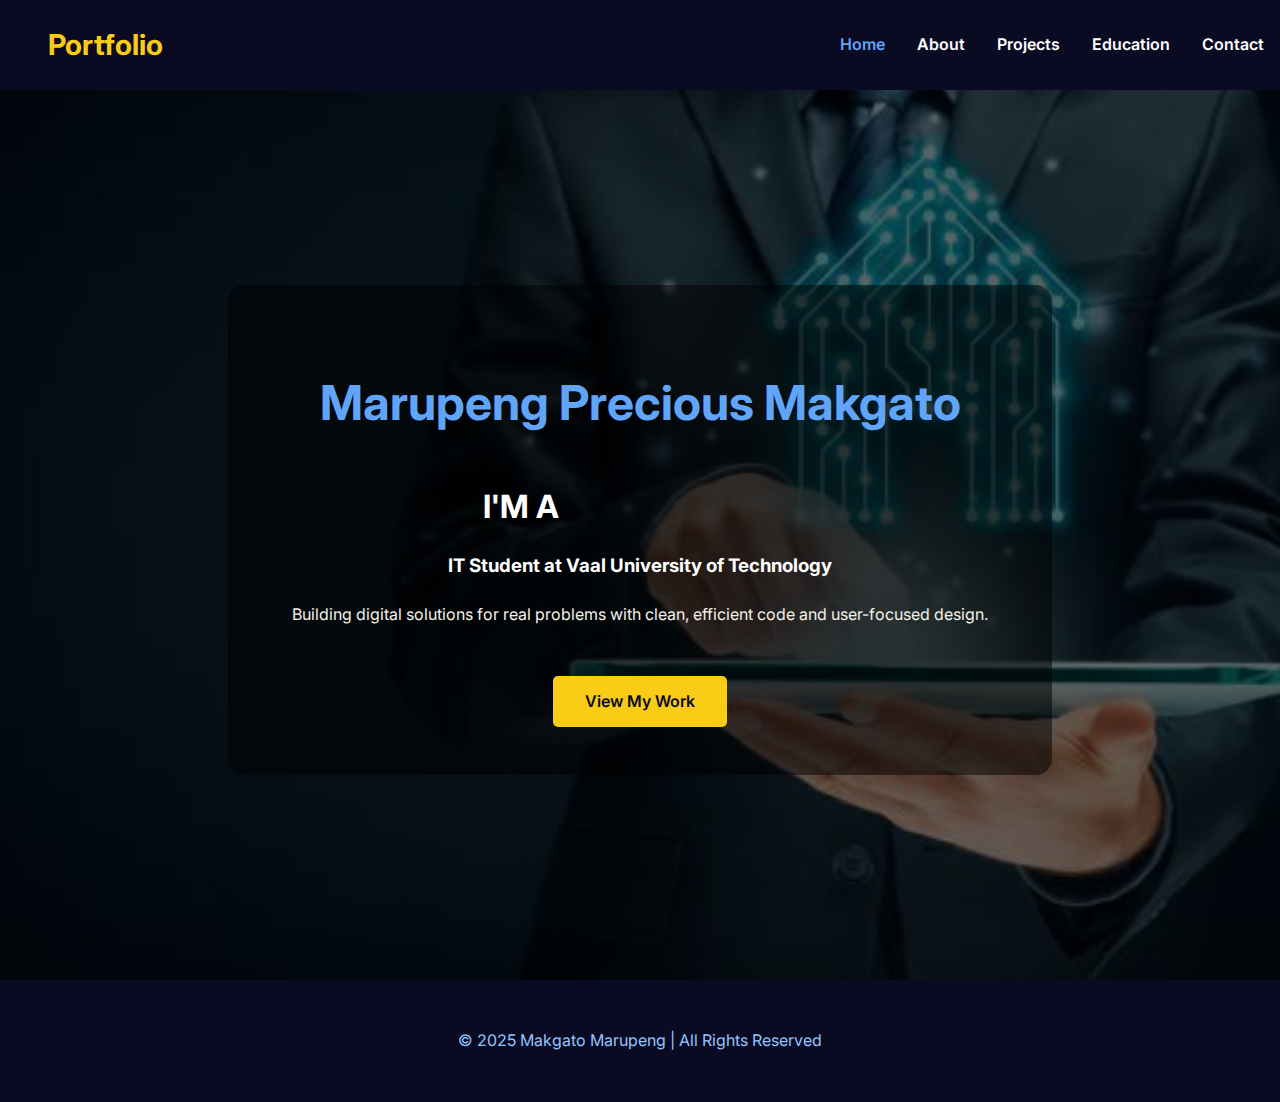
<file: index.html>
<!DOCTYPE html>
<html lang="en">
<head>
  <meta charset="UTF-8" />
  <meta name="viewport" content="width=device-width, initial-scale=1.0" />
  <title>Marupeng Precious Makgato | Portfolio</title>
  <link rel="stylesheet" href="assets/css/style.css" />
  <link href="https://fonts.googleapis.com/css2?family=Inter:wght@400;600;700&display=swap" rel="stylesheet">
</head>

<body>
  <!-- === NAVIGATION === -->
  <header>
    <nav class="navbar">
      <div class="logo"><span>Portfolio</span></div>
      <ul class="nav-links">
        <li><a href="index.html" class="active">Home</a></li>
        <li><a href="pages/about.html">About</a></li>
        <li><a href="pages/projects.html">Projects</a></li>
        <li><a href="pages/education.html">Education</a></li>
        <li><a href="pages/contact.html">Contact</a></li>
      </ul>
    </nav>
  </header>

  <!-- === HERO SECTION === -->
  <section id="home" class="hero">
    <div class="yellow-box"></div>

    <div class="home-box">
      <h1>Marupeng Precious Makgato</h1>
      <h2>I'M A 
        <span class="animated-words">
          <span>CODER</span>
          <span>DEVELOPER</span>
          <span>PROGRAMMER</span>
          <span>DESIGNER</span>
          <span>FREELANCER</span>
        </span>
      </h2>
      <h3>IT Student at Vaal University of Technology</h3>
      <h4>Building digital solutions for real problems with clean, efficient code and user-focused design.</h4>
      <a href="pages/projects.html" class="btn">View My Work</a>
    </div>
  </section>

  <!-- === FOOTER === -->
  <footer>
    <p>© 2025 Makgato Marupeng | All Rights Reserved</p>
  </footer>

  <!-- === JS FILE === -->
  <script src="assets/js/main.js"></script>
</body>
</html>
</file>
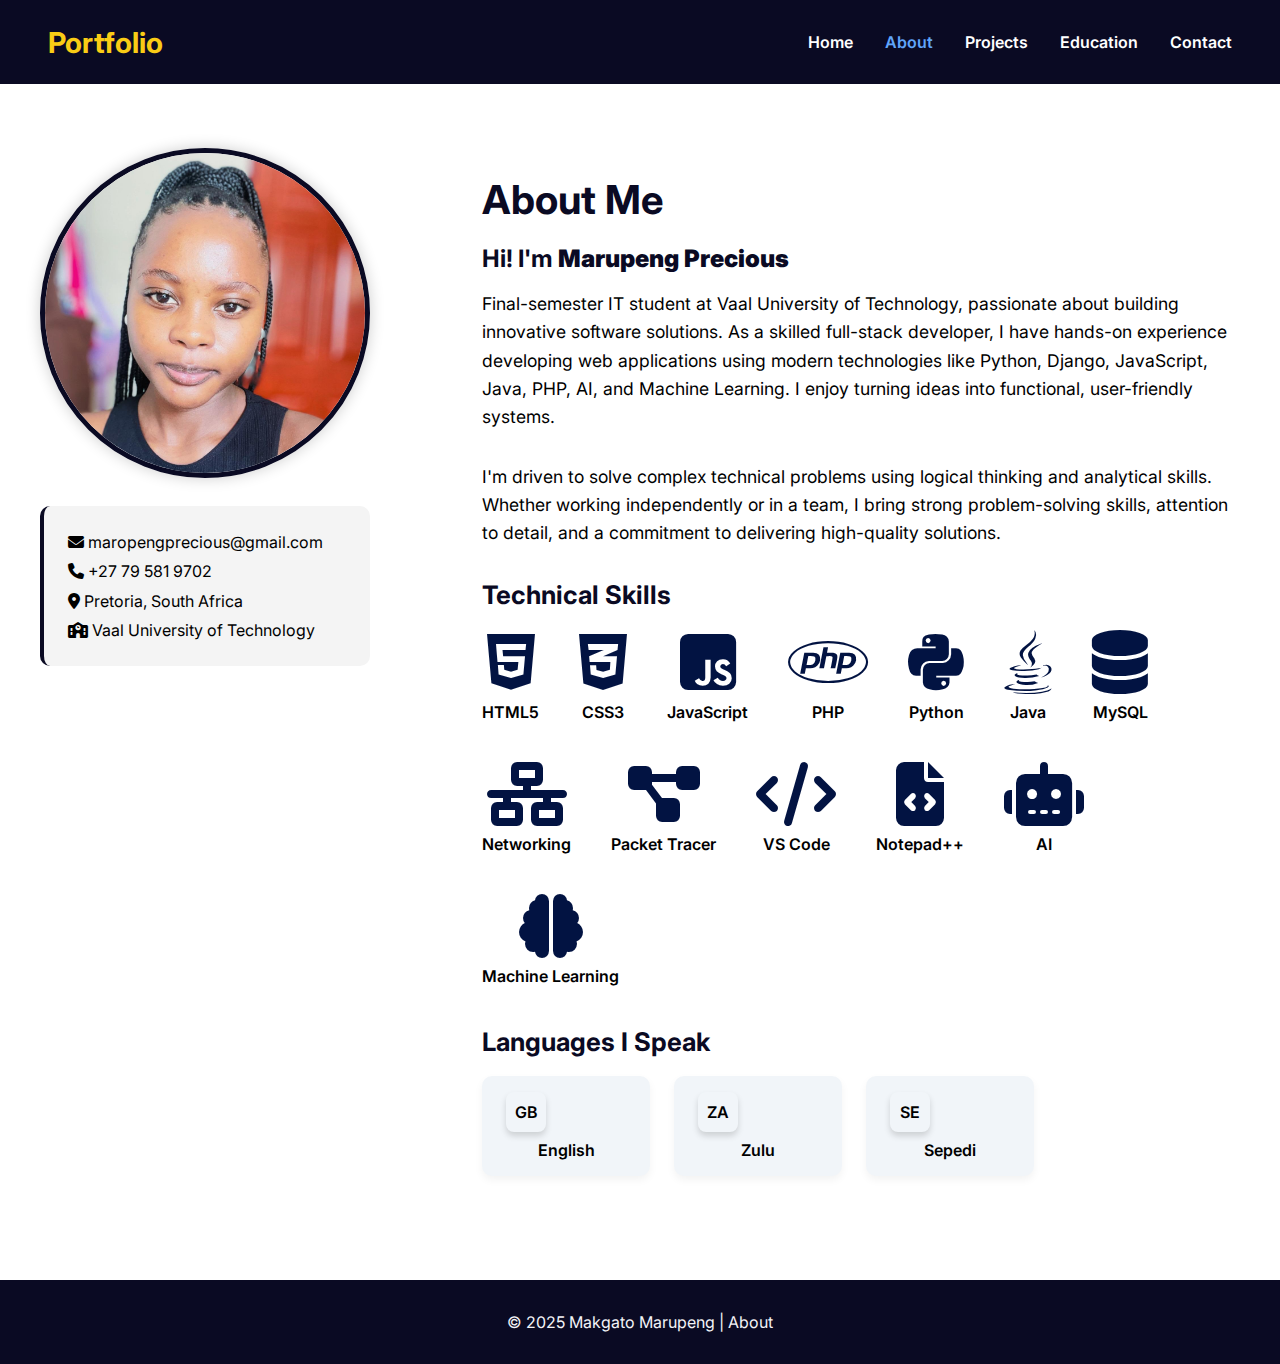
<file: pages/about.html>
<!DOCTYPE html> 
<html lang="en">
<head>
<meta charset="UTF-8">
<meta name="viewport" content="width=device-width, initial-scale=1.0">
<title>About | Marupeng Precious Makgato</title>

<!-- Google Fonts -->
<link href="https://fonts.googleapis.com/css2?family=Inter:wght@400;600;700&display=swap" rel="stylesheet">

<!-- Font Awesome CDN -->
<link rel="stylesheet" href="https://cdnjs.cloudflare.com/ajax/libs/font-awesome/6.5.0/css/all.min.css">

<style>
body {
  font-family: 'Inter', sans-serif;
  background-color: #ffffff;
  color: #000000;
  margin: 0;
  padding: 0;
}

/* HEADER */
.navbar {
  display: flex;
  justify-content: space-between;
  align-items: center;
  padding: 1rem 3rem;
  background-color: #0a0a23;
}
.logo span {
  font-size: 1.8rem;
  font-weight: 700;
  color: #facc15;
}
.nav-links {
  list-style: none;
  display: flex;
  gap: 2rem;
}
.nav-links a {
  text-decoration: none;
  color: white;
  font-weight: 600;
  transition: 0.3s;
}
.nav-links a:hover, .nav-links a.active {
  color: #60a5fa;
}

/* ABOUT SECTION */
.about-section {
  padding: 4rem 2rem;
  max-width: 1200px;
  margin: auto;
}
.about-container {
  display: flex;
  flex-wrap: wrap;
  gap: 7rem;
  align-items: flex-start;
  justify-content: center;
}
.about-image img {
  width: 320px;
  height: 320px;
  object-fit: cover;
  border-radius: 50%;
  border: 5px solid #0a0a23;
  box-shadow: 0 0 15px rgba(0,0,0,0.2);
}
.info-box {
  margin-top: 1.5rem;
  background: #f4f4f4;
  border-left: 4px solid #0a0a23;
  padding: 1rem 1.5rem;
  border-radius: 10px;
}
.info-box p {
  margin: 0.6rem 0;
  font-size: 1rem;
}
.about-text {
  flex: 1 1 500px;
}
.about-text h1 {
  font-size: 2.5rem;
  margin-bottom: 1rem;
  color: #0a0a23;
}
.about-text h2 {
  margin-bottom: 1rem;
  color: #0a0a23;
}
.lang-letter {
  display: inline-block;
  background: #f1f5f9;
  color: #000000;
  font-weight: 700;
  font-size: 1rem;
  width: 40px;
  height: 40px;
  border-radius: 8px;
  text-align: center;
  line-height: 40px;
  margin-bottom: 0.5rem;
  box-shadow: 0 4px 6px rgba(0,0,0,0.15);
  transition: all 0.3s ease;
}

.box-list {
  display: flex;          /* Make boxes horizontal */
  gap: 1.5rem;            /* Gap between boxes */
  flex-wrap: wrap;         /* Wrap if screen is small */
}
.box-item {
  background: #f1f5f9;
  border-radius: 10px;
  padding: 1rem 1.5rem;
  text-align: center;
  min-width: 120px;
  transition: 0.3s;
  box-shadow: 0 4px 8px rgba(0,0,0,0.05);
}
.box-item:hover {
  background: #1e3a8a;
  color: #fff;
  transform: translateY(-5px);
}
.box-item i, .box-item span {
  display: block;
}
.box-item span {
  font-size: 1rem;
  font-weight: 600;
}

.about-text p {
  font-size: 1.1rem;
  line-height: 1.6;
  margin-bottom: 2rem;
}

/* ICON SECTIONS */
.info-block {
  margin-bottom: 2.5rem;
}
.info-block h2 {
  color: #0a0a23;
  margin-bottom: 1.2rem;
  font-size: 1.6rem;
}

/* TECHNICAL SKILLS */
.icon-list {
  display: flex;
  flex-wrap: wrap;
  gap: 2.5rem;
  justify-content: flex-start;
}
.icon-item {
  display: flex;
  flex-direction: column;
  align-items: center;
  color: #000;
  text-align: center;
}
.icon-item i {
  font-size: 4rem;
  color: #021342;
  margin-bottom: 0.5rem;
  transition: 0.3s;
}
.icon-item i:hover {
  color: #021742;
  transform: scale(1.1);
}
.icon-item span {
  font-size: 1rem;
  font-weight: 600;
}

/* FOOTER */
footer {
  text-align:center;
  padding:2rem;
  color:#f3f3f7;
  background:#0a0a23;
}

/* RESPONSIVE */
@media(max-width:900px){
  .about-container { flex-direction: column; align-items: center; }
  .box-list { justify-content: center; }
}
</style>
</head>
<body>

<header>
<nav class="navbar">
  <div class="logo"><span>Portfolio</span></div>
  <ul class="nav-links">
    <li><a href="../index.html">Home</a></li>
    <li><a href="about.html" class="active">About</a></li>
    <li><a href="projects.html">Projects</a></li>
    <li><a href="education.html">Education</a></li>
    <li><a href="contact.html">Contact</a></li>
  </ul>
</nav>
</header>

<main class="about-section">
  <div class="about-container">
    <!-- IMAGE + INFO -->
    <div class="about-image">
      <img src="../assets/images/picture.jpg" alt="Makgato Marupeng">
      <div class="info-box">
        <p><i class="fas fa-envelope"></i> maropengprecious@gmail.com</p>
        <p><i class="fas fa-phone"></i> +27 79 581 9702</p>
        <p><i class="fas fa-map-marker-alt"></i> Pretoria, South Africa</p>
        <p><i class="fas fa-school"></i> Vaal University of Technology</p>
      </div>
    </div>

    <!-- ABOUT TEXT -->
    <div class="about-text">
      <h1>About Me</h1>
      <h2>Hi! I'm <strong>Marupeng Precious</strong></h2>
      <p>Final-semester IT student at Vaal University of Technology, passionate about building innovative software solutions. As a skilled full-stack developer, I have hands-on experience developing web applications using modern technologies like Python, Django, JavaScript, Java, PHP, AI, and Machine Learning. I enjoy turning ideas into functional, user-friendly systems.</p>

      <p>I'm driven to solve complex technical problems using logical thinking and analytical skills. Whether working independently or in a team, I bring strong problem-solving skills, attention to detail, and a commitment to delivering high-quality solutions.</p>

      <div class="info-block">
        <h2>Technical Skills</h2>
        <div class="icon-list">
          <div class="icon-item"><i class="fab fa-html5"></i><span>HTML5</span></div>
          <div class="icon-item"><i class="fab fa-css3-alt"></i><span>CSS3</span></div>
          <div class="icon-item"><i class="fab fa-js-square"></i><span>JavaScript</span></div>
          <div class="icon-item"><i class="fab fa-php"></i><span>PHP</span></div>
          <div class="icon-item"><i class="fab fa-python"></i><span>Python</span></div>
          <div class="icon-item"><i class="fab fa-java"></i><span>Java</span></div>
          <div class="icon-item"><i class="fas fa-database"></i><span>MySQL</span></div>
          <div class="icon-item"><i class="fas fa-network-wired"></i><span>Networking</span></div>
          <div class="icon-item"><i class="fas fa-project-diagram"></i><span>Packet Tracer</span></div>
          <div class="icon-item"><i class="fas fa-code"></i><span>VS Code</span></div>
          <div class="icon-item"><i class="fas fa-file-code"></i><span>Notepad++</span></div>
          <div class="icon-item"><i class="fas fa-robot"></i><span>AI</span></div>
          <div class="icon-item"><i class="fas fa-brain"></i><span>Machine Learning</span></div>
        </div>
      </div>

      <div class="info-block">
        <h2>Languages I Speak</h2>
        <div class="box-list">
          <div class="box-item"><span class="lang-letter">GB</span><span>English</span></div>
          <div class="box-item"><span class="lang-letter">ZA</span><span>Zulu</span></div>
          <div class="box-item"><span class="lang-letter">SE</span><span>Sepedi</span></div>
        </div>
      </div>

    </div>
  </div>
</main>

<footer>© 2025 Makgato Marupeng | About</footer>

</body>
</html>
</file>
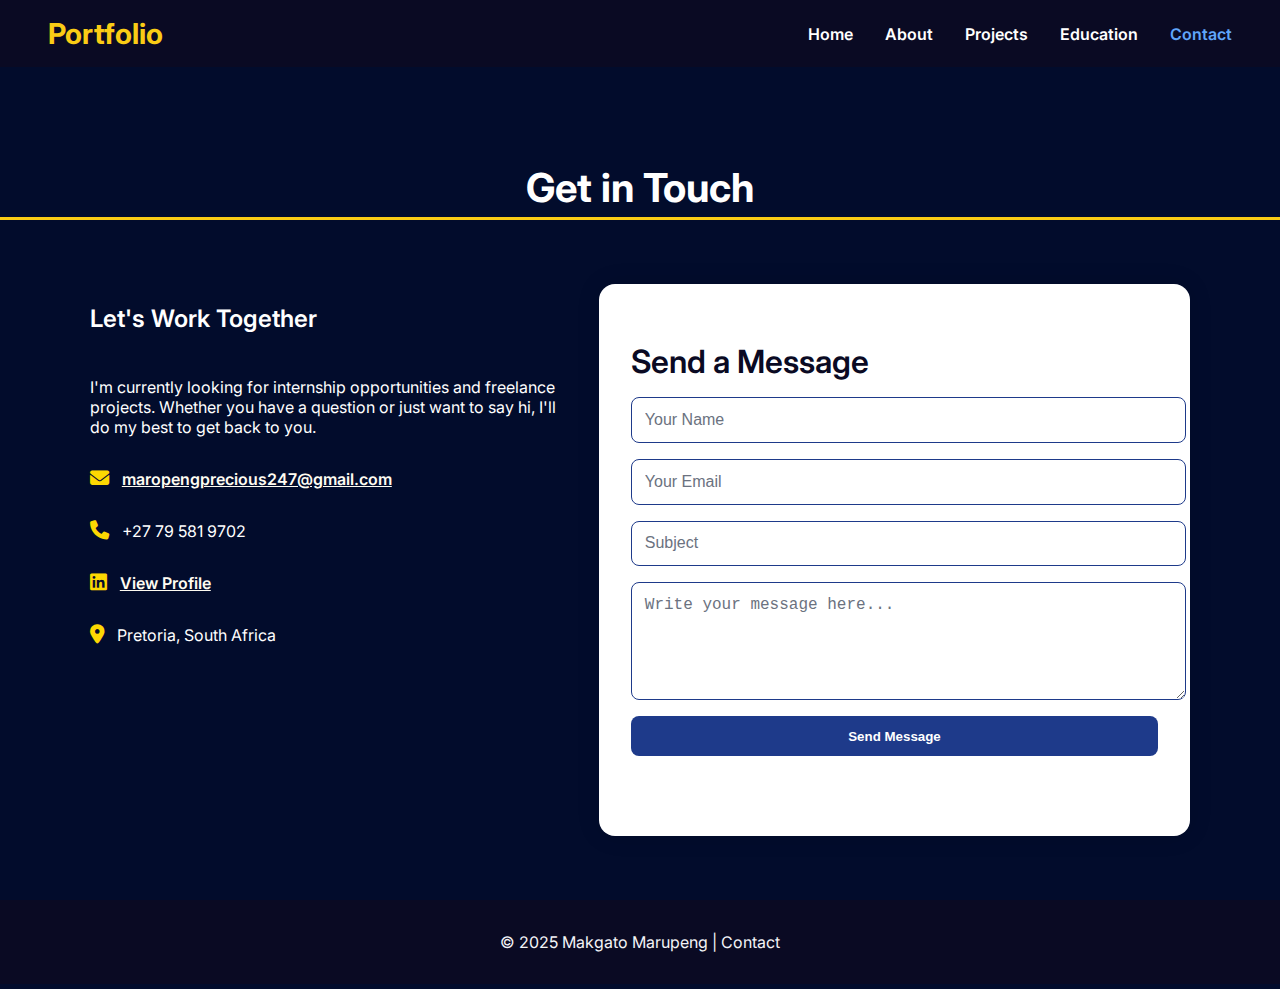
<file: pages/contact.html>
<!DOCTYPE html>
<html lang="en">
<head>
<meta charset="UTF-8">
<meta name="viewport" content="width=device-width, initial-scale=1.0">
<title>Contact | Marupeng Precious Makgato</title>

<!-- Google Fonts -->
<link href="https://fonts.googleapis.com/css2?family=Inter:wght@400;600;700&display=swap" rel="stylesheet">

<!-- Font Awesome -->
<link rel="stylesheet" href="https://cdnjs.cloudflare.com/ajax/libs/font-awesome/6.5.0/css/all.min.css">

<style>
body {
  font-family: 'Inter', sans-serif;
  margin: 0;
  padding: 0;
  background: #020c2c;
  color: white;
}

/* NAVIGATION */
.navbar {
  display: flex;
  justify-content: space-between;
  align-items: center;
  padding: 1rem 3rem;
  background-color: #0a0a23;
}
.logo span {
  font-size: 1.8rem;
  font-weight: 700;
  color: #facc15;
}
.nav-links {
  list-style: none;
  display: flex;
  gap: 2rem;
  margin: 0;
  padding: 0;
}
.nav-links a {
  text-decoration: none;
  color: white;
  font-weight: 600;
  transition: 0.3s;
}
.nav-links a:hover, .nav-links a.active {
  color: #60a5fa;
}

/* PAGE HEADING */
.page-heading {
  text-align: center;
  color: white;
  font-size: 2.5rem;
  font-weight: 700;
  margin: 6rem 0 2rem 0;
  border-bottom: 3px solid #facc15;
  padding-bottom: 0.3rem;
}

/* MAIN CONTENT */
main {
  display: flex;
  flex-wrap: wrap;
  justify-content: center;
  align-items: flex-start;
  max-width: 1100px;
  margin: 0 auto 2rem auto;
  gap: 2rem;
  padding: 2rem;
}

/* CONTACT INFO */
.contact-info {
  flex: 1 1 400px;
  display: flex;
  flex-direction: column;
  gap: 1rem;
}
.contact-info h2 {
  color: white;
  font-weight: 600;
}
.contact-info p {
  display: flex;
  align-items: center;
  gap: 0.8rem;
  font-size: 1rem;
  color: white;
  margin: 0.5rem 0;
}
.contact-info p a {
  color: #fffcf2;
  transition: 0.3s;
  font-weight: 600;
}
.contact-info p a:hover { color: #08bcf3; }
.contact-info i { font-size: 1.2rem; color: #fdd802; }

/* FORM CONTAINER */
.contact-form-container {
  flex: 1 1 450px;
  padding: 2rem;
  background: white;
  border-radius: 1rem;
  box-shadow: 0 0 25px rgba(0,0,0,0.1);
  transition: transform 0.3s;
  color: black;
}
.contact-form-container:hover { transform: translateY(-5px); }
.contact-form-container h2 {
  color: #0a0a23;
  margin-bottom: 1rem;
  font-size: 2rem;
  font-weight: 600;
}
form {
  display: flex;
  flex-direction: column;
  gap: 1rem;
}
input, textarea {
  padding: 0.8rem;
  border-radius: 0.5rem;
  border: 1px solid #1e3a8a;
  outline: none;
  font-size: 1rem;
  width: 100%;
  background: white;
  color: black;
}
input::placeholder, textarea::placeholder { color: #6b7280; }
button {
  padding: 0.8rem;
  border: none;
  border-radius: 0.5rem;
  background: #1e3a8a;
  color: white;
  font-weight: 600;
  cursor: pointer;
  transition: 0.3s;
}
button:hover { background: #2563eb; }

/* SUCCESS / ERROR MESSAGES */
#form-status {
  text-align: center;
  font-weight: 600;
  margin-top: 1rem;
}
#form-status.success { color: green; }
#form-status.error { color: red; }

/* RESPONSIVE */
@media(max-width: 900px){
  main { 
    flex-direction: column; 
    align-items: center;
  }
  .page-heading { font-size: 2rem; }
}

footer {
  text-align: center;
  padding: 2rem;
  color: #f3f3f7;
  background: #0a0a23;
}
</style>
</head>
<body>

<header>
  <nav class="navbar">
    <div class="logo"><span>Portfolio</span></div>
    <ul class="nav-links">
      <li><a href="../index.html">Home</a></li>
      <li><a href="about.html">About</a></li>
      <li><a href="projects.html">Projects</a></li>
      <li><a href="education.html">Education</a></li>
      <li><a href="contact.html" class="active">Contact</a></li>
    </ul>
  </nav>
</header>

<h1 class="page-heading">Get in Touch</h1>

<main>
  <div class="contact-info">
    <h2>Let's Work Together</h2>
    <p>I'm currently looking for internship opportunities and freelance projects. Whether you have a question or just want to say hi, I'll do my best to get back to you.</p>
    <p><i class="fas fa-envelope"></i> <a href="mailto:maropengprecious247@gmail.com">maropengprecious247@gmail.com</a></p>
    <p><i class="fas fa-phone"></i> +27 79 581 9702</p>
    <p><i class="fab fa-linkedin"></i> <a href="https://linkedin.com/in/marupeng-precious-makgato-6877b9379" target="_blank">View Profile</a></p>
    <p><i class="fas fa-map-marker-alt"></i> Pretoria, South Africa</p>
  </div>

  <div class="contact-form-container">
    <h2>Send a Message</h2>
    <form id="contact-form" action="https://formspree.io/f/xovppzqb" method="POST">
      <input type="text" name="name" placeholder="Your Name" required>
      <input type="email" name="email" placeholder="Your Email" required>
      <input type="text" name="subject" placeholder="Subject" required>
      <textarea name="message" rows="5" placeholder="Write your message here..." required></textarea>
      <button type="submit">Send Message</button>
      <p id="form-status"></p>
    </form>
  </div>
</main>

<footer>© 2025 Makgato Marupeng | Contact</footer>

<script>
const form = document.getElementById('contact-form');
const status = document.getElementById('form-status');

form.addEventListener('submit', async (event) => {
  event.preventDefault();
  status.innerHTML = "Sending...";
  const data = new FormData(form);

  try {
    const response = await fetch(form.action, {
      method: form.method,
      body: data,
      headers: { 'Accept': 'application/json' }
    });

    if (response.ok) {
      status.className = "success";
      status.innerHTML = "Thank you! Your message has been sent successfully.";
      form.reset();
    } else {
      status.className = "error";
      status.innerHTML = "Oops! Something went wrong. Please try again later.";
    }
  } catch (error) {
    status.className = "error";
    status.innerHTML = "Unable to send message. Please check your internet connection.";
  }
});
</script>

</body>
</html>
</file>
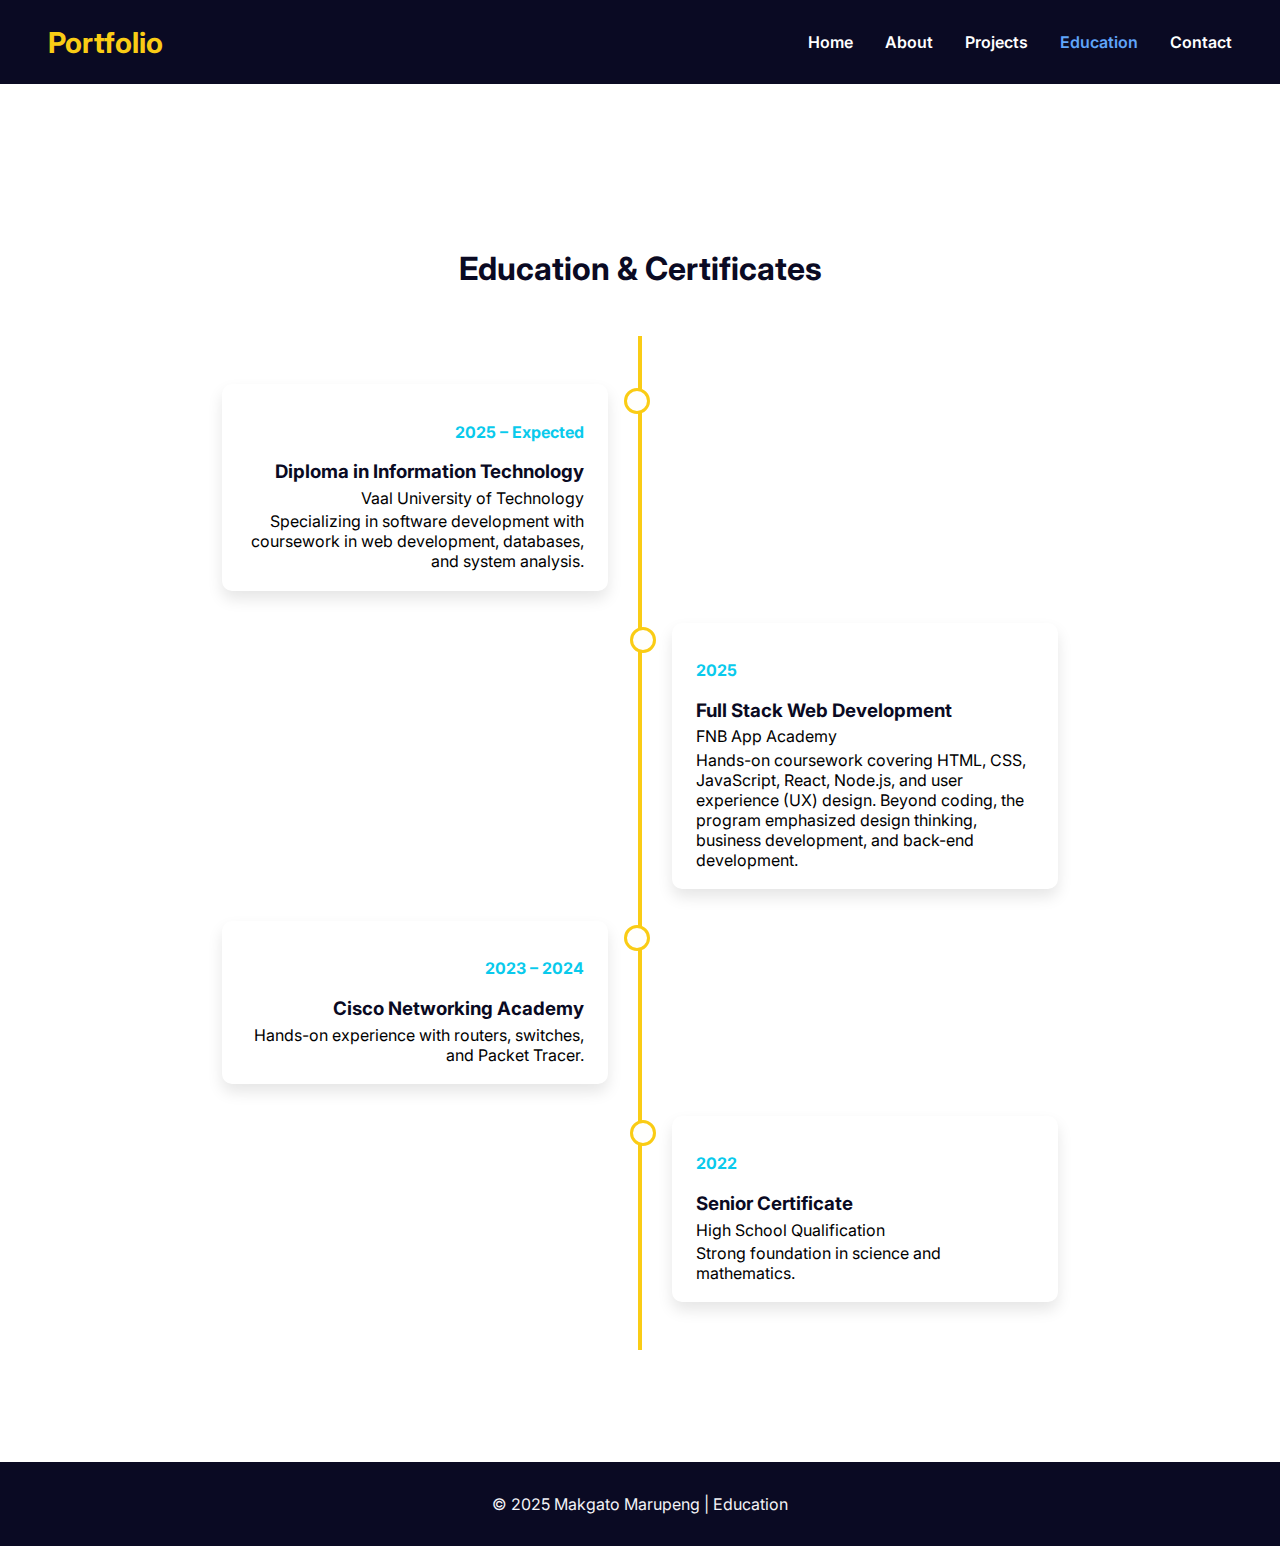
<file: pages/education.html>
<!DOCTYPE html>
<html lang="en">
<head>
  <meta charset="UTF-8">
  <meta name="viewport" content="width=device-width, initial-scale=1.0">
  <title>Education | Marupeng Precious Makgato</title>

  <!-- Google Fonts -->
  <link href="https://fonts.googleapis.com/css2?family=Inter:wght@400;600;700&display=swap" rel="stylesheet">

  <style>
    body {
      font-family: 'Inter', sans-serif;
      background-color: #ffffff;
      color: #000;
      margin: 0;
      padding: 0;
    }

    /* HEADER NAVBAR */
    .navbar {
      display: flex;
      justify-content: space-between;
      align-items: center;
      padding: 1rem 3rem;
      background-color: #0a0a23;
    }

    .logo span {
      font-size: 1.8rem;
      font-weight: 700;
      color: #facc15;
    }

    .nav-links {
      list-style: none;
      display: flex;
      gap: 2rem;
    }

    .nav-links a {
      text-decoration: none;
      color: white;
      font-weight: 600;
      transition: 0.3s;
    }

    .nav-links a:hover,
    .nav-links a.active {
      color: #60a5fa;
    }

    /* SECTION */
    section {
      max-width: 900px;
      margin: 7rem auto 3rem auto;
      padding: 2rem;
      position: relative;
    }

    h1 {
      text-align: center;
      color: #0a0a23;
      margin-bottom: 3rem;
    }

    /* TIMELINE */
    .timeline {
      position: relative;
      margin: 2rem 0;
      padding: 2rem 0;
    }

    /* Center vertical line */
    .timeline::before {
      content: '';
      position: absolute;
      left: 50%;
      transform: translateX(-50%);
      top: 0;
      height: 100%;
      width: 4px;
      background: #facc15;
    }

    .timeline-item {
      position: relative;
      width: 50%;
      padding: 1rem 2rem;
      box-sizing: border-box;
    }

    .timeline-item-left {
      left: 0;
      text-align: right;
    }

    .timeline-item-right {
      left: 50%;
      text-align: left;
    }

    .timeline-item::before {
      content: '';
      position: absolute;
      top: 20px;
      width: 20px;
      height: 20px;
      background: #fffffd;
      border-radius: 50%;
      border: 3px solid #facc15;
    }

    .timeline-item-left::before {
      right: -10px;
    }

    .timeline-item-right::before {
      left: -10px;
    }

    .timeline-box {
      background: #ffffff;
      color: #000;
      padding: 1rem 1.5rem;
      border-radius: 10px;
      box-shadow: 0 8px 15px rgba(0, 0, 0, 0.1);
      transition: transform 0.3s, box-shadow 0.3s;
    }

    .timeline-box:hover {
      transform: translateY(-5px);
      box-shadow: 0 12px 20px rgba(0, 0, 0, 0.15);
    }

    h3 {
      color: #0a0a23;
      margin-bottom: 0.3rem;
    }

    h4 {
      color: #09caec;
      margin-bottom: 0.3rem;
    }

    p {
      margin: 0.2rem 0;
    }

    footer {
      text-align: center;
      padding: 2rem;
      color: #f3f3f7;
      background: #0a0a23;
    }

    @media (max-width: 900px) {
      .timeline-item,
      .timeline-item-left,
      .timeline-item-right {
        width: 100%;
        text-align: left !important;
        padding-left: 3rem;
        padding-right: 1rem;
      }

      .timeline-item-left::before,
      .timeline-item-right::before {
        left: -10px;
        right: auto;
      }

      .timeline::before {
        left: 20px;
        transform: none;
      }
    }
  </style>
</head>

<body>

  <header>
    <nav class="navbar">
      <div class="logo"><span>Portfolio</span></div>
      <ul class="nav-links">
        <li><a href="../index.html">Home</a></li>
        <li><a href="about.html">About</a></li>
        <li><a href="projects.html">Projects</a></li>
        <li><a href="education.html" class="active">Education</a></li>
        <li><a href="contact.html">Contact</a></li>
      </ul>
    </nav>
  </header>

  <section>
    <h1>Education & Certificates</h1>

    <div class="timeline">
      <!-- Education 1 -->
      <div class="timeline-item timeline-item-left">
        <div class="timeline-box">
          <h4>2025 – Expected</h4>
          <h3>Diploma in Information Technology</h3>
          <p>Vaal University of Technology</p>
          <p>Specializing in software development with coursework in web development, databases, and system analysis.</p>
        </div>
      </div>

      <!-- Education 2 -->
      <div class="timeline-item timeline-item-right">
        <div class="timeline-box">
          <h4>2025</h4>
          <h3>Full Stack Web Development</h3>
          <p>FNB App Academy</p>
          <p>Hands-on coursework covering HTML, CSS, JavaScript, React, Node.js, and user experience (UX) design. 
             Beyond coding, the program emphasized design thinking, business development, and back-end development.</p>
        </div>
      </div>

      <!-- Education 3 -->
      <div class="timeline-item timeline-item-left">
        <div class="timeline-box">
          <h4>2023 – 2024</h4>
          <h3>Cisco Networking Academy</h3>
          <p>Hands-on experience with routers, switches, and Packet Tracer.</p>
        </div>
      </div>

      <!-- Education 4 -->
      <div class="timeline-item timeline-item-right">
        <div class="timeline-box">
          <h4>2022</h4>
          <h3>Senior Certificate</h3>
          <p>High School Qualification</p>
          <p>Strong foundation in science and mathematics.</p>
        </div>
      </div>
    </div>
  </section>

  <footer>© 2025 Makgato Marupeng | Education</footer>

</body>
</html>
</file>
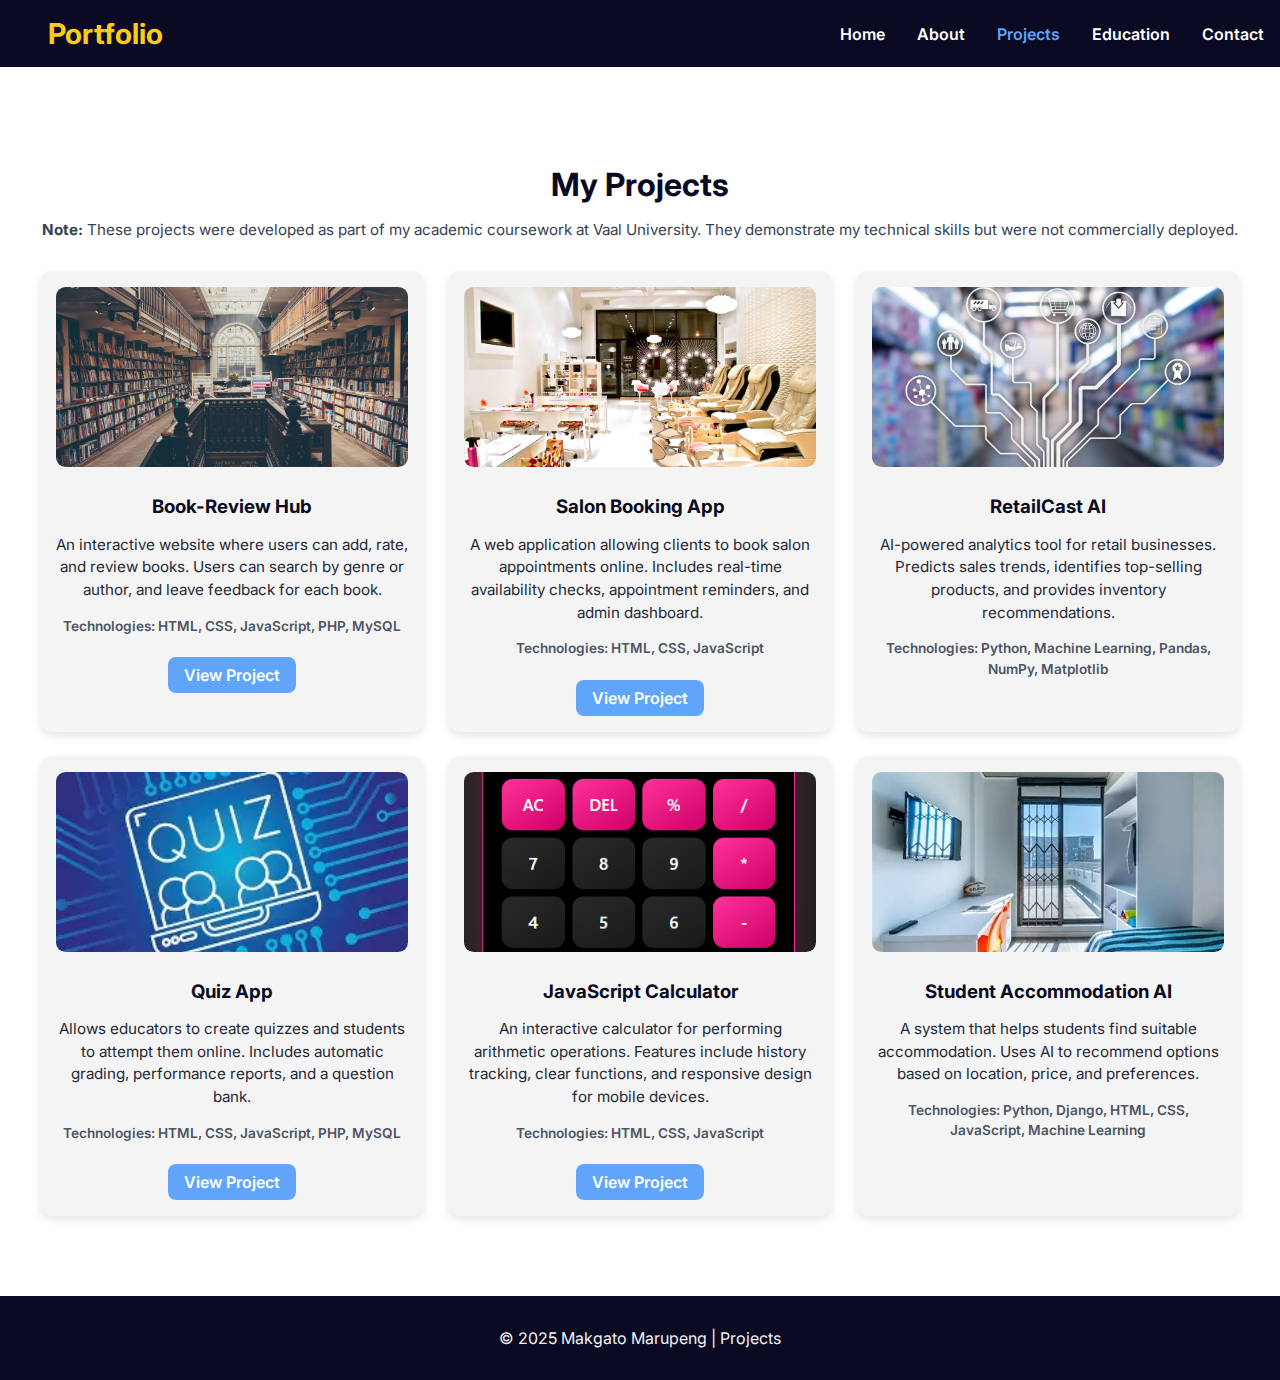
<file: pages/projects.html>
<!DOCTYPE html>
<html lang="en">
<head>
  <meta charset="UTF-8">
  <meta name="viewport" content="width=device-width, initial-scale=1.0">
  <title>Projects | Marupeng Precious Makgato</title>

  <!-- Google Fonts -->
  <link href="https://fonts.googleapis.com/css2?family=Inter:wght@400;600;700&display=swap" rel="stylesheet">

  <style>
    body {
      font-family: 'Inter', sans-serif;
      background: #ffffff;
      color: #000000;
      margin: 0;
      padding: 0;
    }

    /* NAVIGATION */
    nav {
      display: flex;
      justify-content: space-between;
      align-items: center;
      padding: 1rem 3rem;
      background-color: #0a0a23;
      position: fixed;
      top: 0;
      width: 95%;
      z-index: 1000;
    }
    .logo span {
      font-size: 1.8rem;
      font-weight: 700;
      color: #facc15;
    }
    nav ul {
      list-style: none;
      display: flex;
      gap: 2rem;
      margin: 0;
      padding: 0;
    }
    nav ul li a {
      text-decoration: none;
      color: white;
      font-weight: 600;
      transition: 0.3s;
    }
    nav ul li a:hover, nav ul li a.active {
      color: #60a5fa;
    }

    /* MAIN SECTION */
    section {
      max-width: 1200px;
      margin: 7rem auto 3rem;
      padding: 2rem;
    }
    h1 {
      text-align: center;
      color: #0a0a23;
      margin-bottom: 1rem;
    }
    section p.note {
      text-align: center;
      font-size: 0.95rem;
      margin-bottom: 2rem;
      color: #374151;
    }

    /* PROJECT CARDS GRID */
    .projects {
      display: grid;
      grid-template-columns: repeat(3, 1fr);
      gap: 1.5rem;
    }

    /* Responsive: 2 columns on tablets */
    @media (max-width:900px) {
      .projects {
        grid-template-columns: repeat(2, 1fr);
      }
    }

    /* Responsive: 1 column on small screens */
    @media (max-width:500px) {
      .projects {
        grid-template-columns: 1fr;
      }
      nav { flex-direction: column; gap: 0.5rem; }
    }

    .card {
      background: #f4f4f4;
      padding: 1rem;
      border-radius: 0.8rem;
      text-align: center;
      transition: transform 0.3s, background 0.3s;
      cursor: pointer;
      box-shadow: 0 4px 10px rgba(0,0,0,0.1);
    }

    .card:hover {
      transform: translateY(-5px);
      background: #e2e8f0;
    }

    .project-img {
      width: 100%;
      height: 180px;
      object-fit: cover;
      border-radius: 0.6rem;
      margin-bottom: 1rem;
      transition: transform 0.3s;
    }
    .card:hover .project-img {
      transform: scale(1.05);
    }

    .card h3 {
      margin: 0.5rem 0;
      color: #0a0a23;
    }
    .card p {
      font-size: 0.95rem;
      color: #1f2937;
      line-height: 1.5;
      margin-bottom: 0.5rem;
    }
    .card .tech {
      font-size: 0.85rem;
      color: #4b5563;
      font-weight: 600;
    }

    .view-btn {
      display: inline-block;
      margin-top: 0.8rem;
      padding: 0.5rem 1rem;
      background-color: #60a5fa;
      color: white;
      border-radius: 0.5rem;
      text-decoration: none;
      font-weight: 600;
      transition: background 0.3s, transform 0.3s;
    }
    .view-btn:hover {
      background-color: #3b82f6;
      transform: translateY(-2px);
    }

    /* FOOTER */
    footer {
      text-align: center;
      padding: 2rem;
      color: #f3f3f7;
      background: #0a0a23;
      margin-top: 2rem;
    }
  </style>
</head>
<body>

  <!-- NAVIGATION -->
  <nav>
    <div class="logo"><span>Portfolio</span></div>
    <ul>
      <li><a href="../index.html">Home</a></li>
      <li><a href="about.html">About</a></li>
      <li><a href="projects.html" class="active">Projects</a></li>
      <li><a href="education.html">Education</a></li>
      <li><a href="contact.html">Contact</a></li>
    </ul>
  </nav>

  <!-- MAIN SECTION -->
  <section>
    <h1>My Projects</h1>
    <p class="note"><strong>Note:</strong> These projects were developed as part of my academic coursework at Vaal University. They demonstrate my technical skills but were not commercially deployed.</p>

    <div class="projects">
      <div class="card">
        <img src="../assets/images/book.jpg" alt="Book-Review Website" class="project-img">
        <h3>Book-Review Hub</h3>
        <p>An interactive website where users can add, rate, and review books. Users can search by genre or author, and leave feedback for each book.</p>
        <p class="tech">Technologies: HTML, CSS, JavaScript, PHP, MySQL</p>
        <a href="https://makgato1.github.io/Book-Review-Hub/" target="_blank" class="view-btn">View Project</a>
      </div>

      <div class="card">
        <img src="../assets/images/salon.jpeg" alt="Salon Booking App" class="project-img">
        <h3>Salon Booking App</h3>
        <p>A web application allowing clients to book salon appointments online. Includes real-time availability checks, appointment reminders, and admin dashboard.</p>
        <p class="tech">Technologies: HTML, CSS, JavaScript</p>
        <a href=" https://makgato1.github.io/-Booking-App/" target="_blank" class="view-btn">View Project</a>
      </div>

      <div class="card">
        <img src="../assets/images/retailAI.jpg" alt="RetailCast AI" class="project-img">
        <h3>RetailCast AI</h3>
        <p>AI-powered analytics tool for retail businesses. Predicts sales trends, identifies top-selling products, and provides inventory recommendations.</p>
        <p class="tech">Technologies: Python, Machine Learning, Pandas, NumPy, Matplotlib</p>
       
      </div>

      <div class="card">
        <img src="../assets/images/quiz.webp" alt="Online Quiz" class="project-img">
        <h3>Quiz App</h3>
        <p>Allows educators to create quizzes and students to attempt them online. Includes automatic grading, performance reports, and a question bank.</p>
        <p class="tech">Technologies: HTML, CSS, JavaScript, PHP, MySQL</p>
        <a href="https://makgato1.github.io/quiz/" target="_blank" class="view-btn">View Project</a>
      </div>

      <div class="card">
        <img src="../assets/images/calculator.png" alt="JavaScript Calculator" class="project-img">
        <h3>JavaScript Calculator</h3>
        <p>An interactive calculator for performing arithmetic operations. Features include history tracking, clear functions, and responsive design for mobile devices.</p>
        <p class="tech">Technologies: HTML, CSS, JavaScript</p>
        <a href="https://makgato1.github.io/Calculator/" target="_blank" class="view-btn">View Project</a>
      </div>

      <div class="card">
        <img src="../assets/images/student.webp" alt="Student Accommodation AI" class="project-img">
        <h3>Student Accommodation AI</h3>
        <p>A system that helps students find suitable accommodation. Uses AI to recommend options based on location, price, and preferences.</p>
        <p class="tech">Technologies: Python, Django, HTML, CSS, JavaScript, Machine Learning</p>
       
      </div>
    </div>
  </section>

  <footer>© 2025 Makgato Marupeng | Projects</footer>

</body>
</html>
</file>
<file: assets/css/style.css>
/* ---------- GLOBAL ---------- */
body {
  font-family: 'Inter', sans-serif;
  margin: 0;
  padding: 0;
  line-height: 1.6;
  scroll-behavior: smooth;
  background: #000;
  color: #fff;
}

/* ---------- LINKS ---------- */
a {
  text-decoration: none;
  color: #93c5fd;
  transition: 0.3s;
}

a:hover {
  color: #2563eb;
}

/* ---------- BUTTONS ---------- */
.btn {
  display: inline-block;
  margin-top: 1.5rem;
  padding: 0.8rem 2rem;
  background: #facc15;
  color: #0a0a23;
  font-weight: 600;
  border-radius: 5px;
  transition: 0.3s;
}

.btn:hover {
  background: #ffd700;
  transform: translateY(-2px);
}

/* ---------- NAVIGATION ---------- */
.navbar {
  display: flex;
  justify-content: space-between;
  align-items: center;
  padding: 1rem 3rem;
  background-color: #0a0a23;
  position: fixed;
  width: 95%;
  top: 0;
  z-index: 1000;
}

.navbar .logo span {
  font-size: 1.8rem;
  font-weight: 700;
  color: #facc15;
}

.nav-links {
  list-style: none;
  display: flex;
  gap: 2rem;
}

.nav-links a {
  text-decoration: none;
  color: white;
  font-weight: 600;
  transition: 0.3s;
}

.nav-links a:hover,
.nav-links a.active {
  color: #60a5fa;
}

/* ---------- HERO SECTION ---------- */
.hero {
  height: 100vh;
  display: flex;
  justify-content: center;
  align-items: center;
  flex-direction: column;
  text-align: center;
  padding: 0 2rem;
  padding-top: 80px; /* space for navbar */
  position: relative;

 /* Background image with overlay */
      background:
        linear-gradient(rgba(0,0,0,0.6), rgba(0,0,0,0.6)),
        url('../images/hero.jpg') center/cover no-repeat;
    }


/* Hero text container */
.home-box {
  background: rgba(0,0,0,0.5);
  padding: 3rem 4rem;
  border-radius: 1rem;
  color: white;
  max-width: 800px;
  position: relative;
  z-index: 1;
}

.home-box h1 {
  font-size: 3rem;
  margin-bottom: 1rem;
  color: #60a5fa;
}

.home-box h2 {
  font-size: 2rem;
  margin-bottom: 1rem;
}

.home-box h4 {
  font-weight: 400;
  color: #f5f2e8;
  margin-bottom: 1.5rem;
}

/* Animated words */
.animated-words {
  display: inline-block;
  color: orange;
  position: relative;
  height: 2em;
  overflow: hidden;
  vertical-align: bottom;
}

.animated-words span {
  display: block;
  line-height: 2em;
  transform: translateY(100%);
  animation: slideWords 10s linear infinite;
}

@keyframes slideWords {
  0% { transform: translateY(100%); }
  10% { transform: translateY(0%); }
  20% { transform: translateY(0%); }
  30% { transform: translateY(-100%); }
  40% { transform: translateY(-100%); }
  50% { transform: translateY(-200%); }
  60% { transform: translateY(-200%); }
  70% { transform: translateY(-300%); }
  80% { transform: translateY(-300%); }
  90% { transform: translateY(-400%); }
  100% { transform: translateY(-400%); }
}

/* ---------- FOOTER ---------- */
footer {
  text-align: center;
  padding: 2rem 0;
  color: #93c5fd;
  background: #0a0a23;
}

/* ---------- RESPONSIVE ---------- */
@media(max-width:768px) {
  .home-box h1 { font-size: 2.2rem; }
  .home-box h2 { font-size: 1.5rem; }
  .home-box { padding: 2rem 2rem; }
}
</file>
